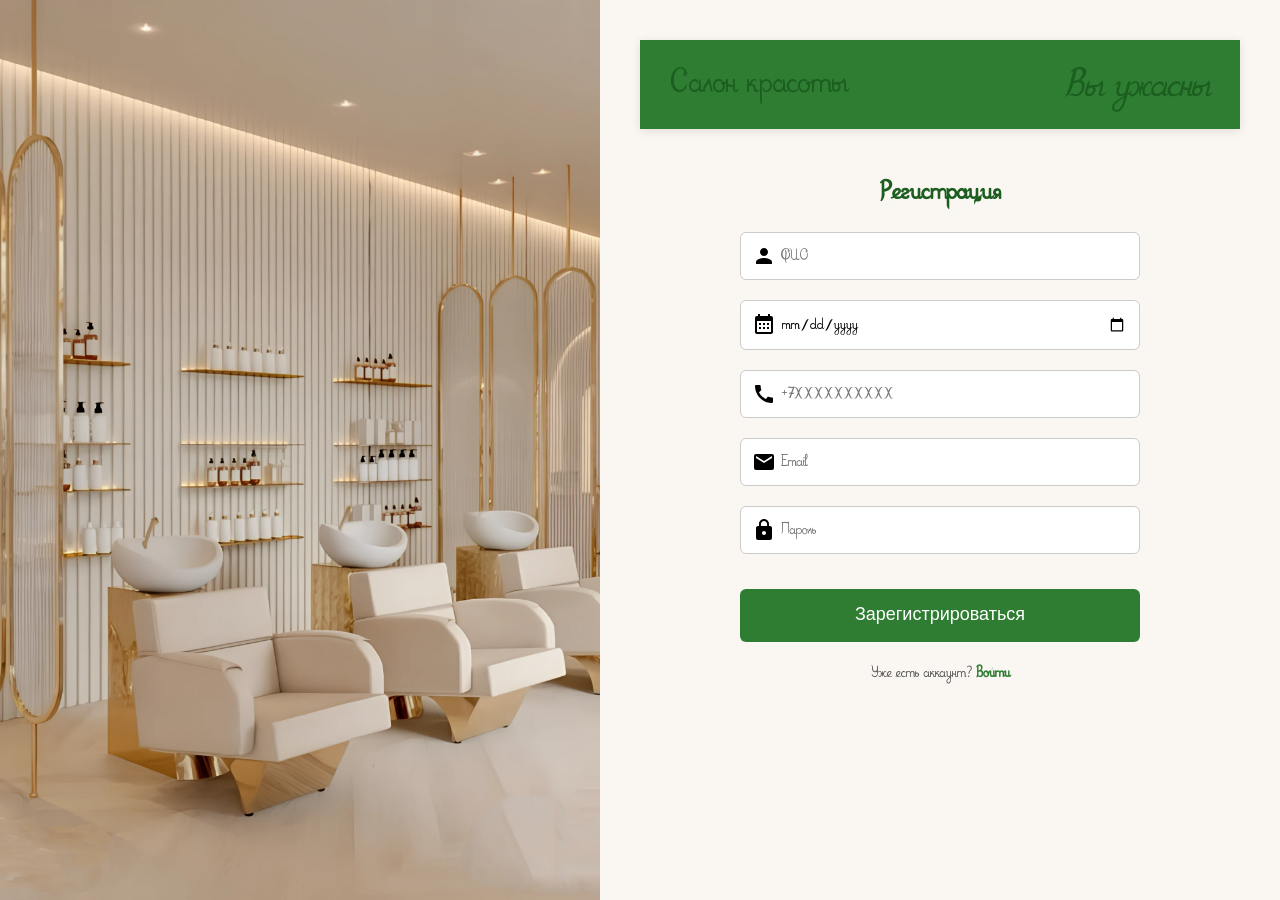
<file: index.html>
<!DOCTYPE html>
<html lang="ru">
<head>
    <meta charset="UTF-8">
    <meta name="viewport" content="width=device-width, initial-scale=1.0">
    <link rel="stylesheet" href="styles.css">
    <link rel="icon" type="image/svg+xml" href="/cry.svg" />
    <title>Салон красоты "Вы ужасны"</title>
</head>
<body>
    <div class="registration-container">
        <div class="left-section">
            <img src="salon-image.png" alt="Салон красоты" class="salon-image">
            <div class="decorative-circle circle-1"></div>
            <div class="decorative-circle circle-2"></div>
        </div>
        
        <div class="right-section">
            <div class="salon-header">
                <div class="salon-title">Салон красоты</div>
                <div class="salon-name">Вы ужасны</div>
            </div>
            
            <div class="registration-form">
                <h2 class="form-title">Регистрация</h2>
                
                <form id="registrationForm">
                    <div class="form-group input-with-icon">
                        <svg class="icon" viewBox="0 0 24 24" xmlns="http://www.w3.org/2000/svg">
                            <path d="M12 12c2.21 0 4-1.79 4-4s-1.79-4-4-4-4 1.79-4 4 1.79 4 4 4zm0 2c-2.67 0-8 1.34-8 4v2h16v-2c0-2.66-5.33-4-8-4z"/>
                        </svg>
                        <input type="text" id="fio" placeholder="ФИО" required>
                    </div>
                    
                    <div class="form-group input-with-icon">
                        <svg class="icon" viewBox="0 0 24 24" xmlns="http://www.w3.org/2000/svg">
                            <path d="M19 3h-1V1h-2v2H8V1H6v2H5c-1.11 0-2 .9-2 2v14c0 1.1.89 2 2 2h14c1.1 0 2-.9 2-2V5c0-1.1-.9-2-2-2zm0 16H5V8h14v11zM9 10H7v2h2v-2zm4 0h-2v2h2v-2zm4 0h-2v2h2v-2zm-8 4H7v2h2v-2zm4 0h-2v2h2v-2zm4 0h-2v2h2v-2z"/>
                        </svg>
                        <input type="date" id="birthDate" required>
                    </div>
                    
                    <div class="form-group input-with-icon">
                        <svg class="icon" viewBox="0 0 24 24" xmlns="http://www.w3.org/2000/svg">
                            <path d="M20.01 15.38c-1.23 0-2.42-.2-3.53-.56-.35-.12-.74-.03-1.01.24l-1.57 1.97c-2.83-1.35-5.48-3.9-6.89-6.83l1.95-1.66c.27-.28.35-.67.24-1.02-.37-1.11-.56-2.3-.56-3.53 0-.54-.45-.99-.99-.99H4.19C3.65 3 3 3.24 3 3.99 3 13.28 10.73 21 20.01 21c.71 0 .99-.63.99-1.18v-3.45c0-.54-.45-.99-.99-.99z"/>
                        </svg>
                        <input type="tel" id="phone" placeholder="+7XXXXXXXXXX" required>
                    </div>
                    
                    <div class="form-group input-with-icon">
                        <svg class="icon" viewBox="0 0 24 24" xmlns="http://www.w3.org/2000/svg">
                            <path d="M20 4H4c-1.1 0-1.99.9-1.99 2L2 18c0 1.1.9 2 2 2h16c1.1 0 2-.9 2-2V6c0-1.1-.9-2-2-2zm0 4l-8 5-8-5V6l8 5 8-5v2z"/>
                        </svg>
                        <input type="email" id="email" placeholder="Email" required>
                    </div>
                    
                    <div class="form-group input-with-icon">
                        <svg class="icon" viewBox="0 0 24 24" xmlns="http://www.w3.org/2000/svg">
                            <path d="M18 8h-1V6c0-2.76-2.24-5-5-5S7 3.24 7 6v2H6c-1.1 0-2 .9-2 2v10c0 1.1.9 2 2 2h12c1.1 0 2-.9 2-2V10c0-1.1-.9-2-2-2zm-6 9c-1.1 0-2-.9-2-2s.9-2 2-2 2 .9 2 2-.9 2-2 2zm3.1-9H8.9V6c0-1.71 1.39-3.1 3.1-3.1 1.71 0 3.1 1.39 3.1 3.1v2z"/>
                        </svg>
                        <input type="password" id="password" placeholder="Пароль" required>
                    </div>
                    
                    <button type="submit" class="submit-btn">Зарегистрироваться</button>
                </form>
                
                <div class="login-link">
                    Уже есть аккаунт? <a href="login.html">Войти</a>
                </div>
            </div>
        </div>
    </div>
    
    <script src="scripts/scriptRegistration.js"></script>
</body>
</html>
</file>
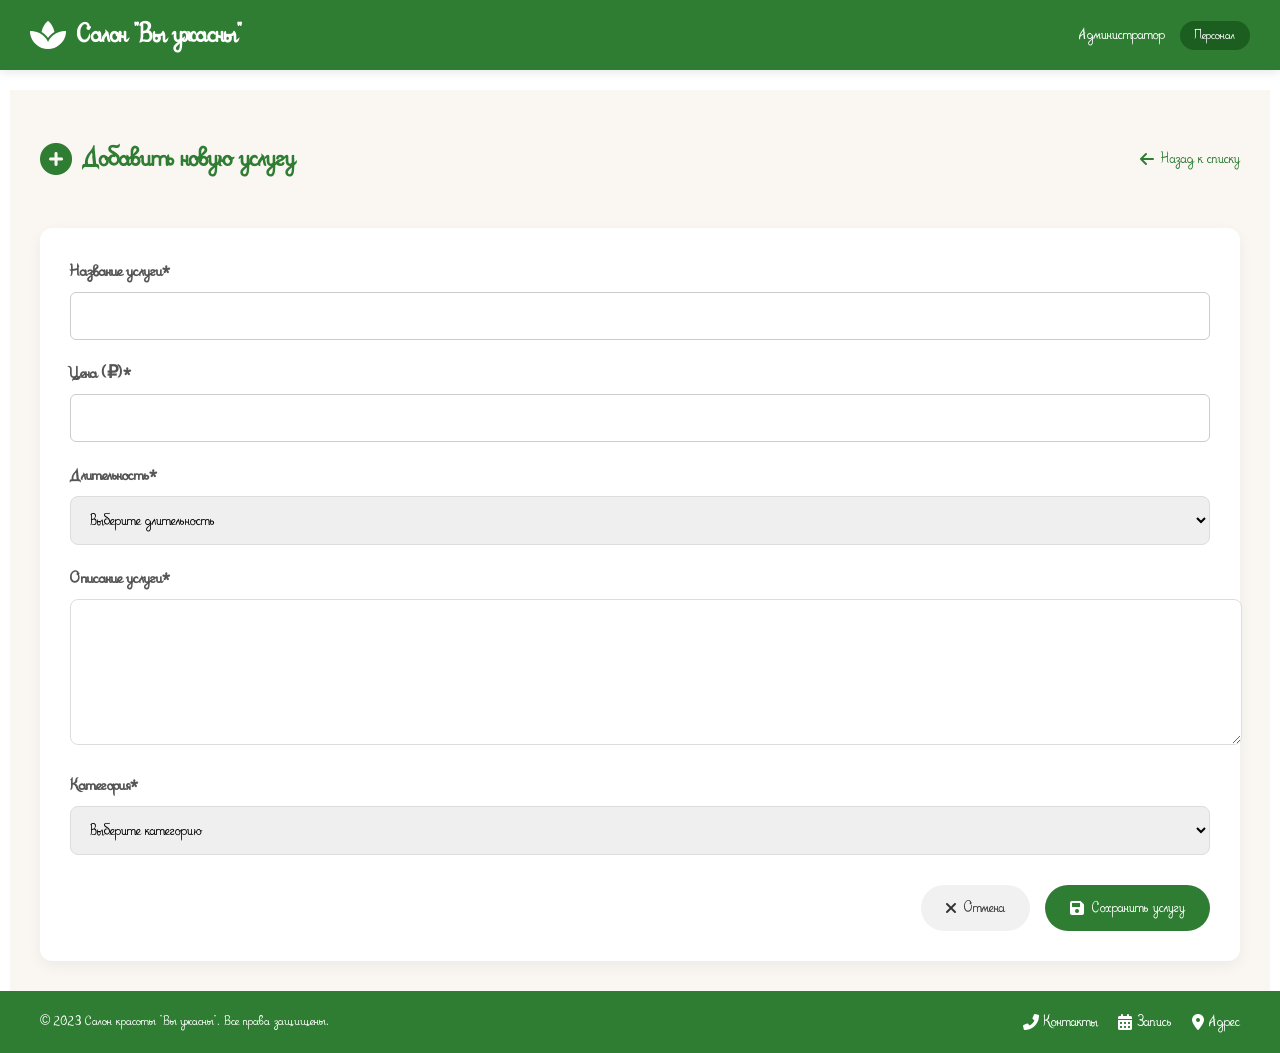
<file: create-service.html>
<!DOCTYPE html>
<html lang="ru">
<head>
    <meta charset="UTF-8">
    <meta name="viewport" content="width=device-width, initial-scale=1.0">
    <title>Добавить услугу - Салон "Вы ужасны"</title>
    <link rel="stylesheet" href="styles.css">
    <link rel="stylesheet" href="https://cdnjs.cloudflare.com/ajax/libs/font-awesome/6.0.0-beta3/css/all.min.css">
    <link href="https://fonts.googleapis.com/css2?family=Playfair+Display:wght@400;500;700&display=swap" rel="stylesheet">
</head>
<body>
    <!-- Header -->
    <header class="salon-header">
        <div class="logo">
            <i class="fas fa-spa"></i>
            <span>Салон "Вы ужасны"</span>
        </div>
        <div class="user-info">
            <span class="user-name">Администратор</span>
            <span class="user-role">Персонал</span>
        </div>
    </header>

    <!-- Main Content -->
    <div class="main-container">
        <div class="page-header">
            <h1 class="page-title">
                <i class="fas fa-plus-circle"></i>
                Добавить новую услугу
            </h1>
            <a href="services.html" class="back-link">
                <i class="fas fa-arrow-left"></i>
                Назад к списку
            </a>
        </div>

        <div class="form-container">
            <form id="createServiceForm">
                <!-- Название услуги -->
                <div class="form-group">
                    <label for="serviceName" class="form-label">Название услуги*</label>
                    <input type="text" id="serviceName" class="form-control" required>
                </div>

                <!-- Цена -->
                <div class="form-group">
                    <label for="servicePrice" class="form-label">Цена (₽)*</label>
                    <input type="number" id="servicePrice" class="form-control" min="0" step="100" required>
                </div>

                <!-- Длительность -->
                <div class="form-group">
                    <label for="serviceDuration" class="form-label">Длительность*</label>
                    <select id="serviceDuration" class="form-control" required>
                        <option value="">Выберите длительность</option>
                        <option value="30 мин">30 минут</option>
                        <option value="1 ч">1 час</option>
                        <option value="1.5 ч">1.5 часа</option>
                        <option value="2 ч">2 часа</option>
                        <option value="3 ч">3 часа</option>
                    </select>
                </div>

                <!-- Описание -->
                <div class="form-group">
                    <label for="serviceDescription" class="form-label">Описание услуги*</label>
                    <textarea id="serviceDescription" class="form-control" rows="5" required></textarea>
                </div>

                <!-- Категория -->
                <div class="form-group">
                    <label for="serviceCategory" class="form-label">Категория*</label>
                    <select id="serviceCategory" class="form-control" required>
                        <option value="">Выберите категорию</option>
                        <option value="Парикмахерские услуги">Парикмахерские услуги</option>
                        <option value="Ногтевой сервис">Ногтевой сервис</option>
                        <option value="Макияж">Макияж</option>
                        <option value="SPA-уход">SPA-уход</option>
                        <option value="Другое">Другое</option>
                    </select>
                </div>

                <!-- Кнопки формы -->
                <div class="form-actions">
                    <button type="button" class="btn btn-secondary" onclick="window.location.href='services.html'">
                        <i class="fas fa-times"></i>
                        Отмена
                    </button>
                    <button type="submit" class="btn btn-primary">
                        <i class="fas fa-save"></i>
                        Сохранить услугу
                    </button>
                </div>
            </form>
        </div>
    </div>

    <!-- Footer -->
    <footer class="salon-footer">
        <div class="footer-content">
            <div class="copyright">
                © 2023 Салон красоты "Вы ужасны". Все права защищены.
            </div>
            <div class="footer-links">
                <a href="#"><i class="fas fa-phone-alt"></i> Контакты</a>
                <a href="#"><i class="fas fa-calendar-alt"></i> Запись</a>
                <a href="#"><i class="fas fa-map-marker-alt"></i> Адрес</a>
            </div>
        </div>
    </footer>

    <script>
        document.getElementById('createServiceForm').addEventListener('submit', function(e) {
            e.preventDefault();
            
            const serviceName = document.getElementById('serviceName').value;
            const servicePrice = document.getElementById('servicePrice').value;
            const serviceDuration = document.getElementById('serviceDuration').value;
            const serviceDescription = document.getElementById('serviceDescription').value;
            const serviceCategory = document.getElementById('serviceCategory').value;
            
            if (!serviceName || !servicePrice || !serviceDuration || !serviceDescription || !serviceCategory) {
                alert('Пожалуйста, заполните все обязательные поля (помечены *)');
                return;
            }
            
            // Здесь будет отправка данных на сервер
            console.log('Создание услуги:', {
                name: serviceName,
                price: servicePrice,
                duration: serviceDuration,
                description: serviceDescription,
                category: serviceCategory
            });
            
            // После успешного создания перенаправляем на список услуг
            alert('Услуга успешно добавлена!');
            window.location.href = 'services.html';
        });
    </script>
</body>
</html>
</file>
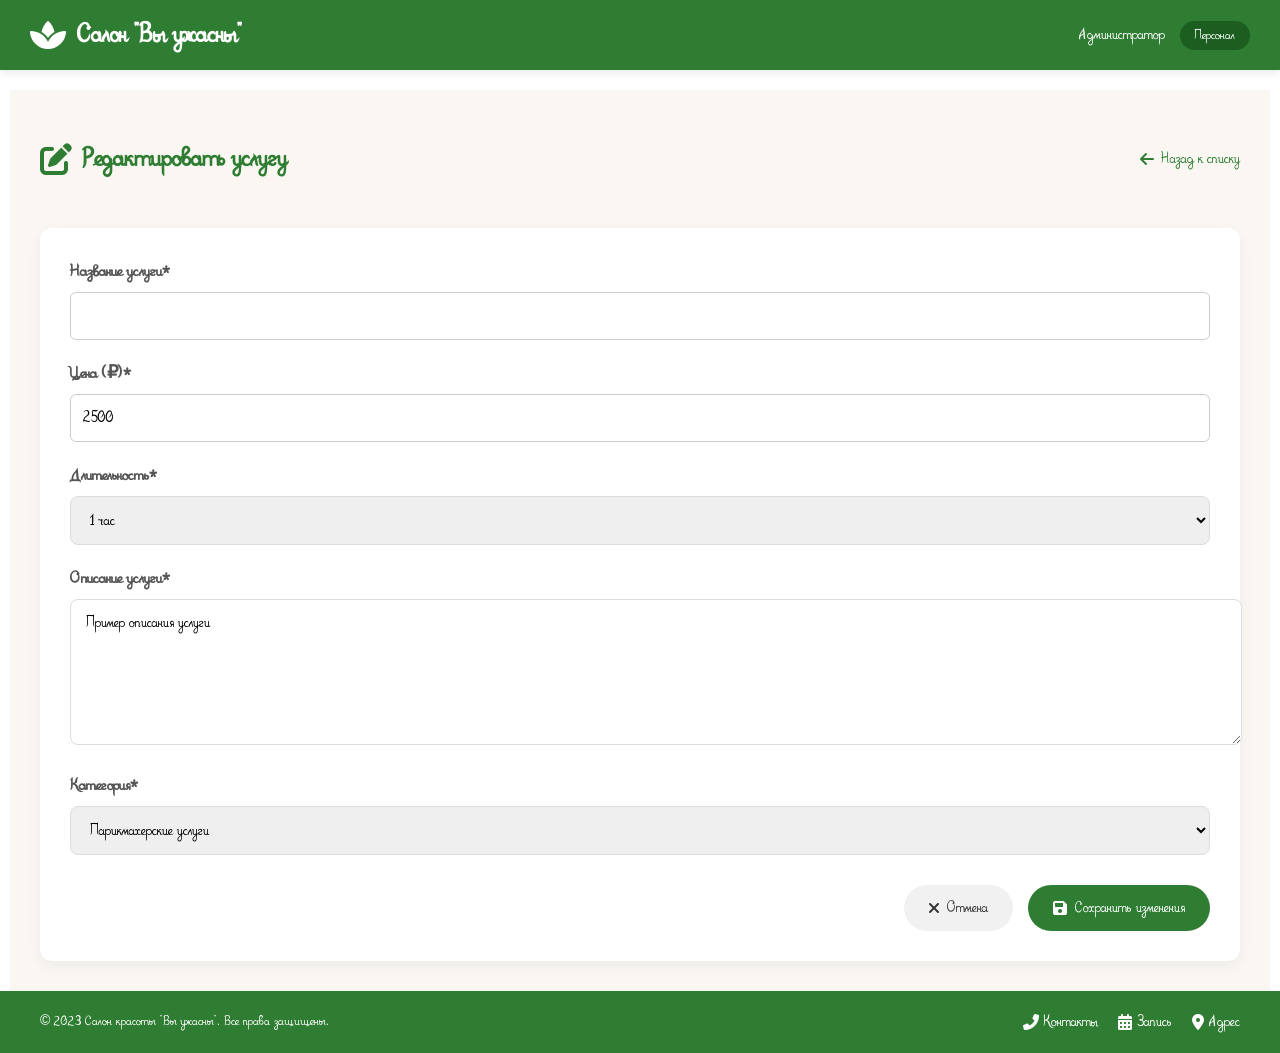
<file: edit-service.html>
<!DOCTYPE html>
<html lang="ru">
<head>
    <meta charset="UTF-8">
    <meta name="viewport" content="width=device-width, initial-scale=1.0">
    <title>Редактировать услугу - Салон "Вы ужасны"</title>
    <link rel="stylesheet" href="styles.css">
    <link rel="stylesheet" href="https://cdnjs.cloudflare.com/ajax/libs/font-awesome/6.0.0-beta3/css/all.min.css">
    <link href="https://fonts.googleapis.com/css2?family=Playfair+Display:wght@400;500;700&display=swap" rel="stylesheet">
</head>
<body>
    <!-- Header -->
    <header class="salon-header">
        <div class="logo">
            <i class="fas fa-spa"></i>
            <span>Салон "Вы ужасны"</span>
        </div>
        <div class="user-info">
            <span class="user-name">Администратор</span>
            <span class="user-role">Персонал</span>
        </div>
    </header>

    <!-- Main Content -->
    <div class="main-container">
        <div class="page-header">
            <h1 class="page-title">
                <i class="fas fa-edit"></i>
                Редактировать услугу
            </h1>
            <a href="services.html" class="back-link">
                <i class="fas fa-arrow-left"></i>
                Назад к списку
            </a>
        </div>

        <div class="form-container">
            <form id="editServiceForm">
                <!-- ID услуги (скрытое поле) -->
                <input type="hidden" id="serviceId">

                <!-- Название услуги -->
                <div class="form-group">
                    <label for="serviceName" class="form-label">Название услуги*</label>
                    <input type="text" id="serviceName" class="form-control" required>
                </div>

                <!-- Цена -->
                <div class="form-group">
                    <label for="servicePrice" class="form-label">Цена (₽)*</label>
                    <input type="number" id="servicePrice" class="form-control" min="0" step="100" required>
                </div>

                <!-- Длительность -->
                <div class="form-group">
                    <label for="serviceDuration" class="form-label">Длительность*</label>
                    <select id="serviceDuration" class="form-control" required>
                        <option value="">Выберите длительность</option>
                        <option value="30 мин">30 минут</option>
                        <option value="1 ч">1 час</option>
                        <option value="1.5 ч">1.5 часа</option>
                        <option value="2 ч">2 часа</option>
                        <option value="3 ч">3 часа</option>
                    </select>
                </div>

                <!-- Описание -->
                <div class="form-group">
                    <label for="serviceDescription" class="form-label">Описание услуги*</label>
                    <textarea id="serviceDescription" class="form-control" rows="5" required></textarea>
                </div>

                <!-- Категория -->
                <div class="form-group">
                    <label for="serviceCategory" class="form-label">Категория*</label>
                    <select id="serviceCategory" class="form-control" required>
                        <option value="">Выберите категорию</option>
                        <option value="Парикмахерские услуги">Парикмахерские услуги</option>
                        <option value="Ногтевой сервис">Ногтевой сервис</option>
                        <option value="Макияж">Макияж</option>
                        <option value="SPA-уход">SPA-уход</option>
                        <option value="Другое">Другое</option>
                    </select>
                </div>

                <!-- Кнопки формы -->
                <div class="form-actions">
                    <button type="button" class="btn btn-secondary" onclick="window.location.href='services.html'">
                        <i class="fas fa-times"></i>
                        Отмена
                    </button>
                    <button type="submit" class="btn btn-primary">
                        <i class="fas fa-save"></i>
                        Сохранить изменения
                    </button>
                </div>
            </form>
        </div>
    </div>

    <!-- Footer -->
    <footer class="salon-footer">
        <div class="footer-content">
            <div class="copyright">
                © 2023 Салон красоты "Вы ужасны". Все права защищены.
            </div>
            <div class="footer-links">
                <a href="#"><i class="fas fa-phone-alt"></i> Контакты</a>
                <a href="#"><i class="fas fa-calendar-alt"></i> Запись</a>
                <a href="#"><i class="fas fa-map-marker-alt"></i> Адрес</a>
            </div>
        </div>
    </footer>

    <script>
        // Получаем параметры из URL
        const urlParams = new URLSearchParams(window.location.search);
        const serviceId = urlParams.get('id');
        const serviceName = urlParams.get('name');

        // Устанавливаем ID услуги
        document.getElementById('serviceId').value = serviceId;

        // Загружаем данные услуги (в реальном приложении это будет запрос к серверу)
        document.addEventListener('DOMContentLoaded', function() {
            if (serviceName) {
                document.getElementById('serviceName').value = decodeURIComponent(serviceName);
            }
            
            // Здесь будет загрузка остальных данных услуги по ID
            console.log(`Загрузка данных для услуги ID: ${serviceId}`);
            
            // Пример заполнения формы (в реальном приложении данные будут с сервера)
            document.getElementById('servicePrice').value = '2500';
            document.getElementById('serviceDuration').value = '1 ч';
            document.getElementById('serviceDescription').value = 'Пример описания услуги';
            document.getElementById('serviceCategory').value = 'Парикмахерские услуги';
        });

        // Обработчик отправки формы
        document.getElementById('editServiceForm').addEventListener('submit', function(e) {
            e.preventDefault();
            
            const serviceName = document.getElementById('serviceName').value;
            const servicePrice = document.getElementById('servicePrice').value;
            const serviceDuration = document.getElementById('serviceDuration').value;
            const serviceDescription = document.getElementById('serviceDescription').value;
            const serviceCategory = document.getElementById('serviceCategory').value;
            const serviceId = document.getElementById('serviceId').value;
            
            if (!serviceName || !servicePrice || !serviceDuration || !serviceDescription || !serviceCategory) {
                alert('Пожалуйста, заполните все обязательные поля (помечены *)');
                return;
            }
            
            // Здесь будет отправка данных на сервер
            console.log('Обновление услуги:', {
                id: serviceId,
                name: serviceName,
                price: servicePrice,
                duration: serviceDuration,
                description: serviceDescription,
                category: serviceCategory
            });
            
            // После успешного обновления перенаправляем на список услуг
            alert('Изменения успешно сохранены!');
            window.location.href = 'services.html';
        });
    </script>
</body>
</html>
</file>
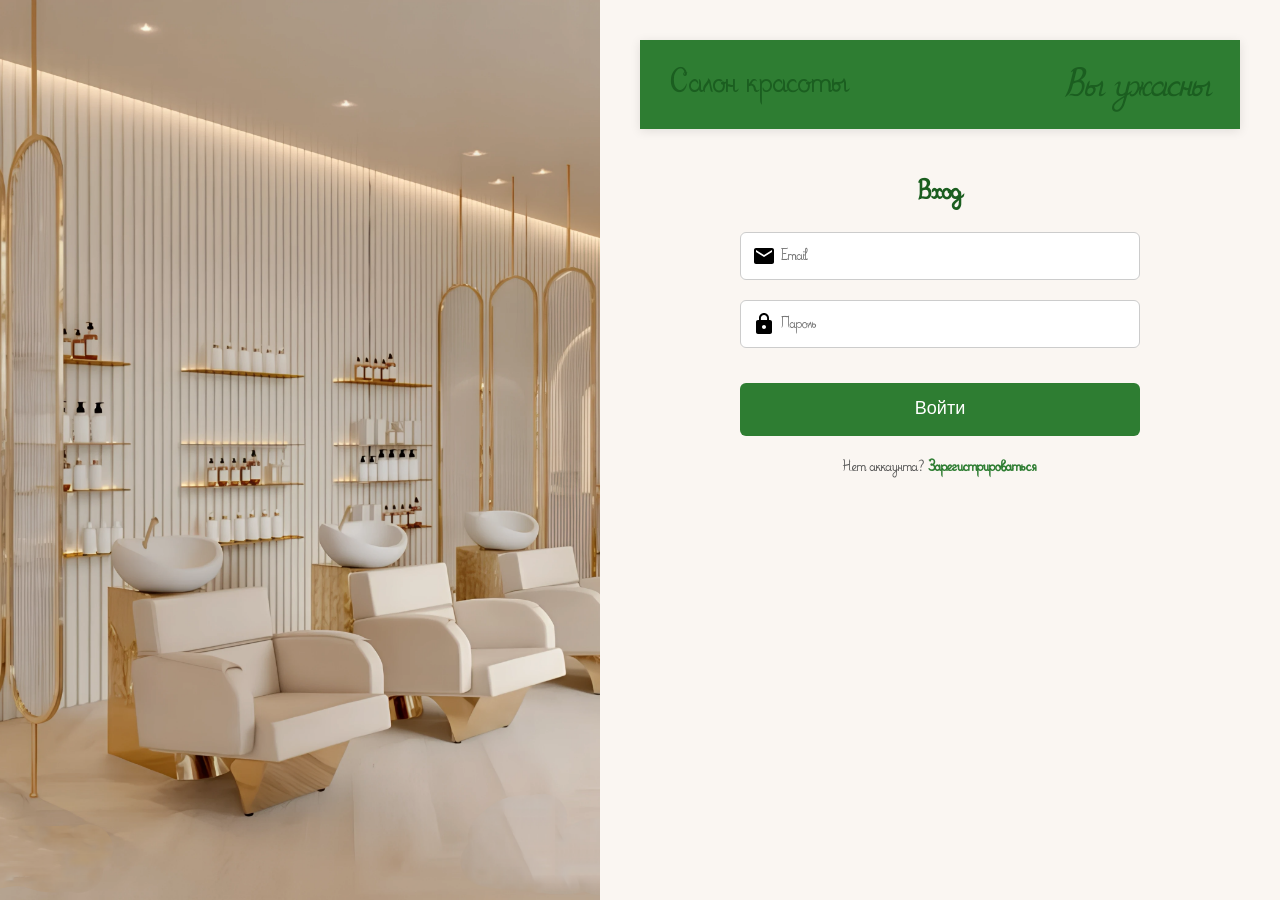
<file: login.html>
<!DOCTYPE html>
<html lang="ru">
<head>
    <meta charset="UTF-8">
    <meta name="viewport" content="width=device-width, initial-scale=1.0">
    <link rel="stylesheet" href="styles.css">
    <link rel="icon" type="image/svg+xml" href="/cry.svg" />
    <title>Салон красоты "Вы ужасны" - Вход</title>
</head>
<body>
    <div class="registration-container">
        <div class="left-section">
            <img src="salon-image.png" alt="Салон красоты" class="salon-image">
            <div class="decorative-circle circle-1"></div>
            <div class="decorative-circle circle-2"></div>
        </div>
        
        <div class="right-section">
            <div class="salon-header">
                <div class="salon-title">Салон красоты</div>
                <div class="salon-name">Вы ужасны</div>
            </div>
            
            <div class="registration-form">
                <h2 class="form-title">Вход</h2>
                
                <form id="loginForm">
                    <div class="form-group input-with-icon">
                        <svg class="icon" viewBox="0 0 24 24" xmlns="http://www.w3.org/2000/svg">
                            <path d="M20 4H4c-1.1 0-1.99.9-1.99 2L2 18c0 1.1.9 2 2 2h16c1.1 0 2-.9 2-2V6c0-1.1-.9-2-2-2zm0 4l-8 5-8-5V6l8 5 8-5v2z"/>
                        </svg>
                        <input type="email" id="email" placeholder="Email" required>
                    </div>
                    
                    <div class="form-group input-with-icon">
                        <svg class="icon" viewBox="0 0 24 24" xmlns="http://www.w3.org/2000/svg">
                            <path d="M18 8h-1V6c0-2.76-2.24-5-5-5S7 3.24 7 6v2H6c-1.1 0-2 .9-2 2v10c0 1.1.9 2 2 2h12c1.1 0 2-.9 2-2V10c0-1.1-.9-2-2-2zm-6 9c-1.1 0-2-.9-2-2s.9-2 2-2 2 .9 2 2-.9 2-2 2zm3.1-9H8.9V6c0-1.71 1.39-3.1 3.1-3.1 1.71 0 3.1 1.39 3.1 3.1v2z"/>
                        </svg>
                        <input type="password" id="password" placeholder="Пароль" required>
                    </div>
                    
                    <button type="submit" class="submit-btn">Войти</button>
                </form>
                
                <div class="login-link">
                    Нет аккаунта? <a href="index.html">Зарегистрироваться</a>
                </div>
            </div>
        </div>
    </div>
    
    <script src="scripts/scriptLogin.js"></script>
</body>
</html>
</file>
<file: styles.css>
/* Шрифты */
@font-face {
    font-family: 'Rosarium';
    src: url('Rosarium.ttf') format('truetype');
    font-weight: normal;
    font-style: normal;
}
@font-face {
    font-family: 'Sienthas';
    src: url('Sienthas.ttf') format('truetype');
    font-weight: normal;
    font-style: normal;
}

body {
    margin: 0;
    padding: 0;
    font-family: 'Rosarium', sans-serif;
    overflow: hidden;
}

.registration-container {
    display: flex;
    height: 100vh;
}

.left-section {
    flex: 1;
    position: relative;
    overflow: hidden;
}

.salon-image {
    width: 100%;
    height: 100%;
    object-fit: cover;
}

.right-section {
    flex: 1;
    display: flex;
    flex-direction: column;
    background-color: #faf6f2;
    padding: 40px;
    box-sizing: border-box;
    overflow-y: auto;
}

.salon-header {
    text-align: center;
    margin-bottom: 20px;
}

.salon-title {
    font-size: 36px;
    color: #1b5e20;
    margin-bottom: 5px;
}

.salon-name {
    font-size: 42px;
    color: #1b5e20;
    font-style: italic;
}

.registration-form {
    width: 100%;
    max-width: 400px;
    margin: 0 auto;
}

.form-title {
    font-size: 28px;
    margin-bottom: 20px;
    color: #1b5e20;
    text-align: center;
}

.form-group {
    margin-bottom: 20px;
}

.form-group label {
    display: block;
    margin-bottom: 8px;
    color: #555;
    font-size: 18px;
}

.form-group input {
    width: 100%;
    padding: 12px;
    border: 1px solid #ddd;
    border-radius: 6px;
    font-size: 16px;
    box-sizing: border-box;
    font-family: 'Rosarium', sans-serif;
}

.error-message {
    color: #d32f2f;
    font-size: 14px;
    margin-top: 5px;
    height: 18px;
}

.submit-btn {
    width: 100%;
    padding: 15px;
    background-color: #2e7d32;
    color: white;
    border: none;
    border-radius: 6px;
    font-size: 18px;
    font-family: 'Sienthas', sans-serif;
    cursor: pointer;
    transition: background-color 0.3s;
    margin-top: 15px;
}

.submit-btn:hover {
    background-color: #1b5e20;
}

.login-link {
    text-align: center;
    margin-top: 20px;
    color: #555;
    font-size: 16px;
}

.login-link a {
    color: #2e7d32;
    text-decoration: none;
    font-weight: bold;
}

.login-link a:hover {
    text-decoration: underline;
}

/* ... предыдущие стили ... */

/* Добавляем анимации и эффекты */
.salon-header {
    animation: fadeInDown 0.8s ease-out;
}

@keyframes fadeInDown {
    from {
        opacity: 0;
        transform: translateY(-30px);
    }
    to {
        opacity: 1;
        transform: translateY(0);
    }
}

.registration-form {
    animation: fadeIn 1s ease-out 0.3s both;
}

@keyframes fadeIn {
    from { opacity: 0; }
    to { opacity: 1; }
}

.form-group input {
    transition: all 0.3s ease;
    border: 1px solid #ccc;
}

.form-group input:focus {
    border-color: #2e7d32;
    box-shadow: 0 0 0 2px rgba(46, 125, 50, 0.2);
    outline: none;
}

.submit-btn {
    transition: all 0.3s ease;
    position: relative;
    overflow: hidden;
}

.submit-btn:hover {
    transform: translateY(-2px);
    box-shadow: 0 4px 8px rgba(0, 0, 0, 0.1);
}

.submit-btn:active {
    transform: translateY(0);
}

/* Стили для иконок */
.icon {
    width: 24px;
    height: 24px;
    vertical-align: middle;
    margin-right: 8px;
}

.input-with-icon {
    position: relative;
}

.input-with-icon svg {
    position: absolute;
    left: 12px;
    top: 50%;
    transform: translateY(-50%);
    color: #777;
}

.input-with-icon input {
    padding-left: 40px !important;
}

/* Декоративные элементы */
.decorative-circle {
    position: absolute;
    border-radius: 50%;
    background: rgba(46, 125, 50, 0.1);
    z-index: -1;
}

.circle-1 {
    width: 200px;
    height: 200px;
    bottom: -50px;
    right: -50px;
}

.circle-2 {
    width: 150px;
    height: 150px;
    top: 20%;
    left: -50px;
}

/* Основные переменные для салона */
:root {
    --salon-primary: #2e7d32; /* Основной зеленый */
    --salon-primary-dark: #1b5e20; /* Темно-зеленый */
    --salon-secondary: #d32f2f; /* Акцентный цвет */
    --salon-light: #faf6f2; /* Бледно-бежевый фон */
    --salon-text: #333; /* Основной текст */
    --salon-text-light: #fff; /* Текст на темном фоне */
}

/* Хедер салона */
.salon-header {
    background-color: var(--salon-primary);
    padding: 15px 30px;
    display: flex;
    justify-content: space-between;
    align-items: center;
    box-shadow: 0 2px 10px rgba(0, 0, 0, 0.1);
}

.logo {
    font-size: 28px;
    font-weight: bold;
    color: var(--salon-text-light);
    display: flex;
    align-items: center;
}

.logo i {
    margin-right: 10px;
    font-size: 32px;
}

.user-info {
    display: flex;
    align-items: center;
    gap: 15px;
    color: var(--salon-text-light);
}

.user-role {
    background-color: var(--salon-primary-dark);
    padding: 5px 15px;
    border-radius: 20px;
    font-size: 14px;
}

/* Основной контент */
.main-container {
    flex: 1;
    padding: 30px;
    max-width: 1200px;
    margin: 0 auto;
    width: 100%;
    background-color: var(--salon-light);
}

.page-header {
    display: flex;
    justify-content: space-between;
    align-items: center;
    margin-bottom: 30px;
}

.page-title {
    font-size: 28px;
    color: var(--salon-primary);
    display: flex;
    align-items: center;
    gap: 10px;
}

.page-title i {
    font-size: 32px;
}

/* Кнопки */
.btn {
    padding: 10px 20px;
    border-radius: 30px;
    font-size: 16px;
    cursor: pointer;
    border: none;
    transition: all 0.3s;
    display: flex;
    align-items: center;
    gap: 8px;
    text-decoration: none;
    font-family: 'Sienthas', sans-serif;
}

.btn-primary {
    background-color: var(--salon-primary);
    color: var(--salon-text-light);
}

.btn-primary:hover {
    background-color: var(--salon-primary-dark);
    transform: translateY(-2px);
}

/* Сетка услуг */
.services-grid {
    display: grid;
    grid-template-columns: repeat(auto-fill, minmax(300px, 1fr));
    gap: 25px;
    margin-top: 20px;
}

/* Карточка услуги */
.service-card {
    background: white;
    border-radius: 12px;
    overflow: hidden;
    box-shadow: 0 5px 15px rgba(0, 0, 0, 0.05);
    transition: transform 0.3s, box-shadow 0.3s;
}

.service-card:hover {
    transform: translateY(-5px);
    box-shadow: 0 10px 25px rgba(0, 0, 0, 0.1);
}

.service-image {
    height: 200px;
    background-size: cover;
    background-position: center;
    position: relative;
}

.service-image::after {
    content: '';
    position: absolute;
    top: 0;
    left: 0;
    right: 0;
    bottom: 0;
    background: linear-gradient(to bottom, rgba(0,0,0,0.1), rgba(0,0,0,0.3));
}

.service-content {
    padding: 20px;
}

.service-name {
    color: var(--salon-primary);
    margin-bottom: 10px;
    font-size: 20px;
}

.service-meta {
    display: flex;
    justify-content: space-between;
    margin-bottom: 15px;
    color: var(--salon-text);
}

.service-price {
    font-weight: bold;
    font-size: 18px;
    color: var(--salon-secondary);
}

.service-duration {
    display: flex;
    align-items: center;
    gap: 5px;
}

.service-description {
    color: var(--salon-text);
    margin-bottom: 20px;
    line-height: 1.5;
}

.service-actions {
    display: flex;
    gap: 10px;
}

/* Кнопки действий */
.action-btn {
    padding: 8px 15px;
    border-radius: 20px;
    font-size: 14px;
    border: none;
    cursor: pointer;
    transition: all 0.2s;
    display: flex;
    align-items: center;
    gap: 5px;
    font-family: 'Rosarium', sans-serif;
}

.edit-btn {
    background-color: var(--salon-primary);
    color: var(--salon-text-light);
}

.delete-btn {
    background-color: var(--salon-secondary);
    color: var(--salon-text-light);
}

.action-btn:hover {
    opacity: 0.9;
    transform: translateY(-2px);
}

/* Футер */
.salon-footer {
    background-color: var(--salon-primary);
    padding: 20px 30px;
    text-align: center;
    margin-top: auto;
}

.footer-content {
    display: flex;
    justify-content: space-between;
    align-items: center;
    max-width: 1200px;
    margin: 0 auto;
    color: var(--salon-text-light);
}

.footer-links {
    display: flex;
    gap: 20px;
}

.footer-links a {
    color: var(--salon-text-light);
    text-decoration: none;
    transition: color 0.3s;
    display: flex;
    align-items: center;
    gap: 5px;
}

.footer-links a:hover {
    color: #ffcccb;
}

.copyright {
    font-size: 14px;
}

/* Анимации */
@keyframes fadeIn {
    from { opacity: 0; transform: translateY(20px); }
    to { opacity: 1; transform: translateY(0); }
}

.service-card {
    animation: fadeIn 0.5s ease-out forwards;
    opacity: 0;
}

.service-card:nth-child(1) { animation-delay: 0.1s; }
.service-card:nth-child(2) { animation-delay: 0.2s; }
.service-card:nth-child(3) { animation-delay: 0.3s; }
.service-card:nth-child(4) { animation-delay: 0.4s; }

/* Адаптивность */
@media (max-width: 768px) {
    .salon-header {
        flex-direction: column;
        gap: 15px;
        padding: 15px;
    }

    .page-header {
        flex-direction: column;
        align-items: flex-start;
        gap: 15px;
    }

    .services-grid {
        grid-template-columns: 1fr;
    }

    .service-actions {
        flex-direction: column;
    }

    .action-btn {
        width: 100%;
        justify-content: center;
    }

    .footer-content {
        flex-direction: column;
        gap: 15px;
    }
}

/* Стили для формы добавления услуги */
.form-container {
    background-color: white;
    border-radius: 12px;
    padding: 30px;
    box-shadow: 0 5px 15px rgba(0, 0, 0, 0.05);
    margin-top: 20px;
}

.form-label {
    display: block;
    margin-bottom: 8px;
    font-weight: bold;
    color: var(--salon-primary);
    font-size: 16px;
}

.form-control {
    width: 100%;
    padding: 12px 15px;
    border: 1px solid #ddd;
    border-radius: 8px;
    font-size: 16px;
    font-family: 'Rosarium', sans-serif;
    transition: all 0.3s;
}

.form-control:focus {
    border-color: var(--salon-primary);
    box-shadow: 0 0 0 2px rgba(46, 125, 50, 0.2);
    outline: none;
}

textarea.form-control {
    min-height: 120px;
    resize: vertical;
}

.form-hint {
    display: block;
    margin-top: 5px;
    font-size: 13px;
    color: #777;
}

.form-actions {
    display: flex;
    justify-content: flex-end;
    gap: 15px;
    margin-top: 30px;
}

.btn {
    padding: 12px 25px;
    border-radius: 30px;
    font-size: 16px;
    cursor: pointer;
    border: none;
    transition: all 0.3s;
    display: flex;
    align-items: center;
    gap: 8px;
    font-family: 'Rosarium', sans-serif;
}

.btn-primary {
    background-color: var(--salon-primary);
    color: white;
}

.btn-primary:hover {
    background-color: var(--salon-primary-dark);
    transform: translateY(-2px);
    box-shadow: 0 4px 8px rgba(0, 0, 0, 0.1);
}

.btn-secondary {
    background-color: #f1f1f1;
    color: var(--salon-text);
}

.btn-secondary:hover {
    background-color: #e1e1e1;
    transform: translateY(-2px);
}

.back-link {
    color: var(--salon-primary);
    text-decoration: none;
    display: flex;
    align-items: center;
    gap: 8px;
    transition: all 0.3s;
}

.back-link:hover {
    color: var(--salon-primary-dark);
    text-decoration: underline;
}

/* Адаптивность */
@media (max-width: 768px) {
    .form-container {
        padding: 20px;
    }
    
    .form-actions {
        flex-direction: column;
    }
    
    .btn {
        width: 100%;
        justify-content: center;
    }
}
</file>
